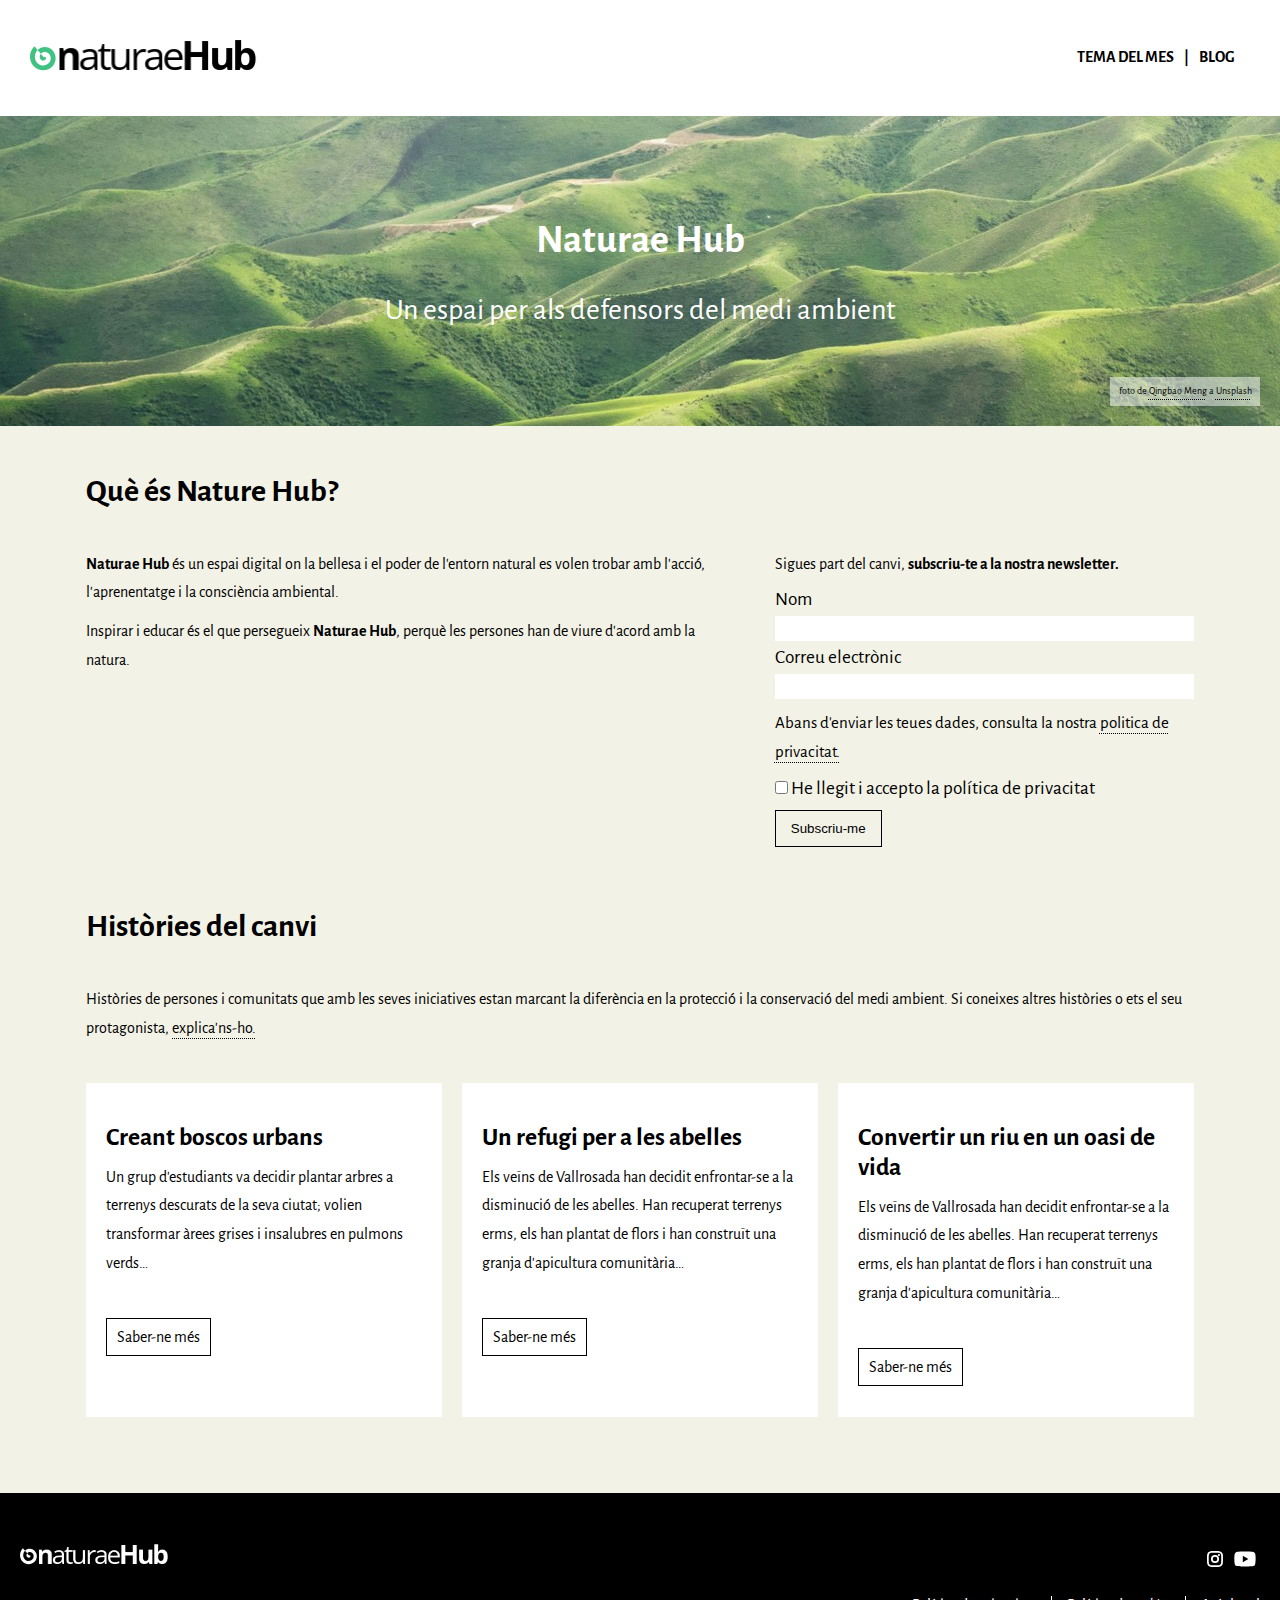
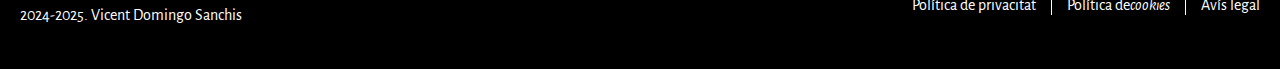
<file: index.html>
<!DOCTYPE html>
<html lang="ca">
    <head>
        <meta charset="UTF-8">
        <meta name="viewport" content="width=device-width, initial-scale=1.0">
        <title>Naturae Hub</title>
        <meta name="description" content="espai digital de bellesa i d'acció, aprenentatge i consciència ambiental">
        <link rel="preconnect" href="https://fonts.googleapis.com">
        <link rel="preconnect" href="https://fonts.gstatic.com" crossorigin>
        <link href="https://fonts.googleapis.com/css2?family=Alegreya+Sans:ital,wght@0,400;0,700;1,400;1,700&display=swap" rel="stylesheet">
        <link rel="icon" href="./img/favicon.png">
        <link rel="stylesheet" href="./css/estils.css">
    </head>
    <body>
        <header>
            <nav>
                <a href="index.html"><img src="./img/logotip.svg" alt="logotip del projecte naturae Hub"></a>
                <ul>
                    <li><a href="tema-del-mes.html">TEMA DEL MES</a></li>
                    <li><a href="blog.html"> BLOG</a></li>
                </ul> 
            </nav>
        </header>
        <main>
            <div class="titol-index">
                <h1>Naturae Hub</h1>
                <p>Un espai per als defensors del medi ambient</p> 
                <p class="baix-dreta">foto de <a href="https://unsplash.com/@ideasboom?utm_content=creditCopyText&utm_medium=referral&utm_source=unsplash">Qingbao Meng</a>  a <a href="https://unsplash.com/photos/birds-eye-view-photograph-of-green-mountains-01_igFr7hd4?utm_content=creditCopyText&utm_medium=referral&utm_source=unsplash">Unsplash</a> </p>
            </div>
        
            <div class="container">
                <section>
                    <h2 class="h2-index">
                        Què és Nature Hub?
                    </h2>
                    <div class="flex-desktop-index">
                        <div class="caixadesktopindex">
                            <p>
                                <b>Naturae Hub</b> és un espai digital on la bellesa i el poder de l'entorn natural es volen trobar amb l'acció, l'aprenentatge i la consciència ambiental.
                            </p>
                            <p>
                                Inspirar i educar és el que persegueix <b>Naturae Hub</b>, perquè les persones han de viure d'acord amb la natura.
                            </p> 
                        </div>
                        
                        <div class="caixadesktopindex">
                            <p>
                            Sigues part del canvi, <b>subscriu-te a la nostra newsletter.</b>
                            </p>
                            <form action="#" method="post">
                                <div class="input">
                                    <label for="nom">Nom</label>
                                    <input type="text" name="nom" id="nom">
                                    <label for="email">Correu electrònic</label>
                                    <input type="email" id="email" name="email" required>
                                    <p>
                                        Abans d'enviar les teues dades, consulta la nostra <a href="#">politica de privacitat.</a>
                                    </p>
                                </div>
                                <input type="checkbox" id="agree" name="accept-privacy" required>
                                <label for="agree">
                                    He llegit i accepto la política de privacitat
                                </label> 
                                <button type="submit">
                                    Subscriu-me
                                </button>
                            </form>
                        </div>
                    </div>
                </section>
                <section>
                    <h2 class="h2-index">Històries del canvi</h2>
                    <p>Històries de persones i comunitats que amb les seves iniciatives estan marcant la diferència en la protecció i la        conservació del medi ambient. Si coneixes altres històries o ets el seu protagonista, <a href="histories@naturaehub.org">explica'ns-ho.</a>
                    </p>
                    <div class="flexcaixes">
                        <div class="caixa">
                            <h3 class="h3index"><a href="#">Creant boscos urbans</a></h3>
                            <p>Un grup d'estudiants va decidir plantar arbres a terrenys descurats de la seva ciutat; volien transformar àrees grises i insalubres en pulmons verds…</p>
                            <a href="">Saber-ne més</a>
                        </div>
                        <div class="caixa">
                            <h3 class="h3index"><a href="#">Un refugi per a les abelles</a></h3>
                            <p>Els veïns de Vallrosada han decidit enfrontar-se a la disminució de les abelles. Han recuperat terrenys erms, els han plantat de flors i han construït una granja d'apicultura comunitària…</p>
                            <a href="">Saber-ne més</a>
                        </div>
                        <div class="caixa">
                            <h3 class="h3index"><a href="#">Convertir un riu en un oasi de vida</a></h3>
                            <p>Els veïns de Vallrosada han decidit enfrontar-se a la disminució de les abelles. Han recuperat terrenys erms, els han plantat de flors i han construït una granja d'apicultura comunitària…</p>
                            <a href="">Saber-ne més</a>
                        </div>
                    </div>
                </section>
            </div>    
        </main>
        <footer>
            <div>
               <img src="./img/logotip-n.svg" alt="Logotip del projecte Naturae Hube en negatiu" class="footer-img">
                <p>
                    2024-2025. Vicent Domingo Sanchis
                </p>
            </div>
            <div>
                <div class="social">
                    <a href="#"><img src="./img/instagram.svg" alt="Instagram"></a>
                    <a href="#"><img src="./img/youtube.svg" alt="Youtube"></a> 
                </div>
                
                <ul>
                    <li><a href="">Política de privacitat</a></li>
                    <li><a href="">Política de<i lang="en">cookies</i></a></li>
                    <li><a href="">Avís legal</a></li>
                </ul>
            </div>
        </footer>
    </body>
</html>
</file>
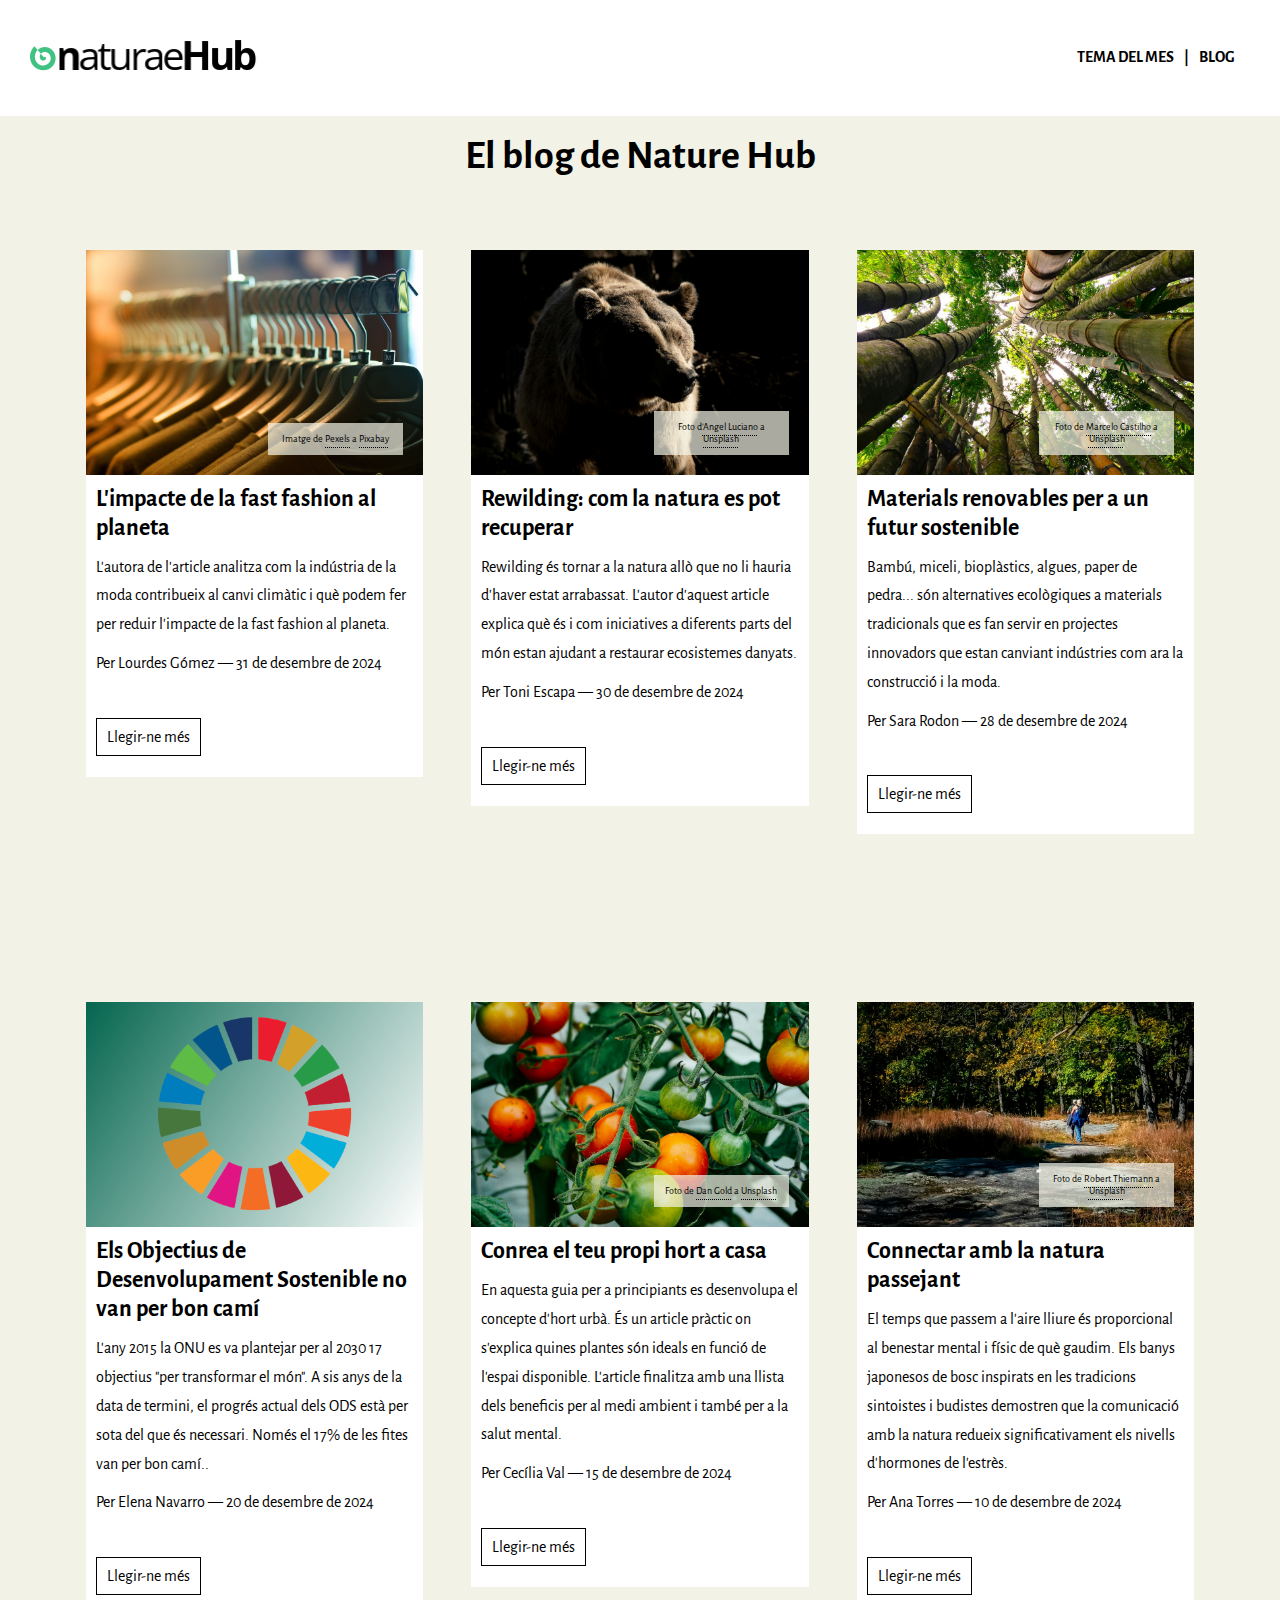
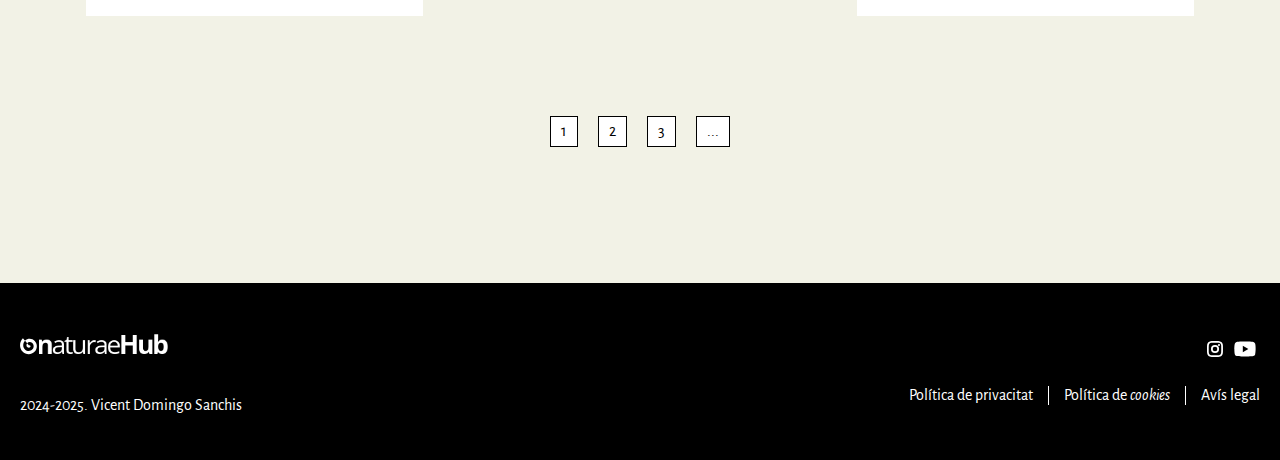
<file: blog.html>
<!DOCTYPE html>
<html lang="ca">
<head>
    <meta charset="UTF-8">
    <meta name="viewport" content="width=device-width, initial-scale=1.0">
    <title>El blog de Naturae Hub</title>
    <meta name="description" content="diferents articles per conscienciar la societat respecte al mediambient">
    <link rel="preconnect" href="https://fonts.googleapis.com">
    <link rel="preconnect" href="https://fonts.gstatic.com" crossorigin>
    <link href="https://fonts.googleapis.com/css2?family=Alegreya+Sans:ital,wght@0,400;0,700;1,400;1,700&display=swap" rel="stylesheet">
    <link rel="icon" href="./img/favicon.png">
    <link rel="stylesheet" href="./css/estils.css">
</head>
<body>
    <header>
        <nav>
            <a href="index.html"><img src="./img/logotip.svg" alt=""></a>
            <ul>
                <li><a href="tema-del-mes.html">TEMA DEL MES</a></li>
                <li><a href="blog.html">BLOG</a></li>
            </ul> 
        </nav>
    </header>
    <main class="container">
        <h1 class="h1blog">
            El blog de Nature Hub
        </h1>
        <div class="container-grid-blog">
            <article class="div-blog">
                <figure class="imatgeblog">
                    <img src="./img/blog-fast-fashion.jpg" alt="roba colgada en perxes">
                    <figcaption>
                        Imatge de <a href="https://pixabay.com/es/users/pexels-2286921/?utm_source=link-attribution&utm_medium=referral&utm_campaign=image&utm_content=1834650">Pexels</a> a <a href="https://pixabay.com/es//?utm_source=link-attribution&utm_medium=referral&utm_campaign=image&utm_content=1834650">Pixabay</a>
                    </figcaption>
                </figure>
                <div class="fonsblancblog">
                    <h2>
                        <a href="post.html">
                        L'impacte de la fast fashion al planeta</a>
                    </h2>
                    <p>
                        L'autora de l'article analitza com la indústria de la moda contribueix al canvi climàtic i què podem fer per reduir l'impacte de la fast fashion al planeta.
                    </p>
                    <p>
                        Per Lourdes Gómez — 31 de desembre de 2024
                    </p>
                    <a href="#" class="boto-blog">Llegir-ne més</a> 
                </div>
            </article>
            <article class="div-blog">
                <figure class="imatgeblog">
                    <img src="./img/blog-os.jpg" alt="os a la natura">
                    <figcaption>
                        Foto d'<a href="https://unsplash.com/@roaming_angel?utm_content=creditCopyText&utm_medium=referral&utm_source=unsplash">Angel Luciano</a> a <a href="https://unsplash.com/photos/brown-grizzly-bear-crawling-in-the-woods-kNeWMuetKrY?utm_content=creditCopyText&utm_medium=referral&utm_source=unsplash
                        ">Unsplash</a>
                    </figcaption>
                </figure>
                <div class="fonsblancblog">
                    <h2>
                        <a href="#">
                            Rewilding: com la natura es pot recuperar</a>
                    </h2>
                    <p>
                        Rewilding és tornar a la natura allò que no li hauria d'haver estat arrabassat. L'autor d'aquest article explica què és i com iniciatives a diferents parts del món estan ajudant a restaurar ecosistemes danyats.
                    </p>
                    <p>
                        Per Toni Escapa — 30 de desembre de 2024
                    </p>
                    <a href="#" class="boto-blog">Llegir-ne més</a> 
                </div>
            </article>
            <article class="div-blog">
                <figure class="imatgeblog">
                    <img src="./img/blog-bambu.jpg" alt="bosc de bambu">
                    <figcaption>
                        Foto de <a href="https://unsplash.com/@marcelac61?utm_content=creditCopyText&utm_medium=referral&utm_source=unsplash">Marcelo Castilho</a> a <a href="https://unsplash.com/photos/a-group-of-tall-bamboo-trees-in-a-forest-58V7w40BE6g?utm_content=creditCopyText&utm_medium=referral&utm_source=unsplash">Unsplash</a>
                    </figcaption>
                </figure>
                <div class="fonsblancblog">
                    <h2>
                        <a href="#">
                            Materials renovables per a un futur sostenible</a>
                    </h2>
                    <p>
                        Bambú, miceli, bioplàstics, algues, paper de pedra... són alternatives ecològiques a materials tradicionals que es fan servir en projectes innovadors que estan canviant indústries com ara la construcció i la moda.
                    </p>
                    <p>
                        Per Sara Rodon — 28 de desembre de 2024
                    </p>
                    <a href="#" class="boto-blog">Llegir-ne més</a> 
                </div>
            </article>
            <article class="div-blog">
                <figure class="imatgeblog">
                    <img src="./img/blog-ods.png" alt="cercle sobre els objectius de desenvolupament sostenible">
                </figure>
                <div class="fonsblancblog">
                    <h2>
                        <a href="#">
                            Els Objectius de Desenvolupament Sostenible no van per bon camí</a>
                    </h2>
                    <p>
                        L'any 2015 la ONU es va plantejar per al 2030 17 objectius "per transformar el món". A sis anys de la data de termini, el progrés actual dels ODS està per sota del que és necessari. Només el 17% de les fites van per bon camí..
                    </p>
                    <p>
                        Per Elena Navarro — 20 de desembre de 2024
                    </p>
                    <a href="#" class="boto-blog">Llegir-ne més</a> 
                </div>
            </article>
            <article class="div-blog">
                <figure class="imatgeblog">
                    <img src="./img/blog-hort.jpg" alt="hort de tomaques">
                    <figcaption>
                        Foto de <a href="https://unsplash.com/@danielcgold?utm_content=creditCopyText&utm_medium=referral&utm_source=unsplash">Dan Gold</a> a <a href="https://unsplash.com/photos/tomatoes-hanging-on-tomato-plant-4LiUI-Y2mI8?utm_content=creditCopyText&utm_medium=referral&utm_source=unsplash">Unsplash</a>
                    </figcaption>
                </figure>
                <div class="fonsblancblog">
                    <h2>
                        <a href="#">
                            Conrea el teu propi hort a casa</a>
                    </h2>
                    <p>
                        En aquesta guia per a principiants es desenvolupa el concepte d'hort urbà. És un article pràctic on s'explica quines plantes són ideals en funció de l'espai disponible. L'article finalitza amb una llista dels beneficis per al medi ambient i també per a la salut mental.
                    </p>
                    <p>
                        Per Cecília Val — 15 de desembre de 2024
                    </p>
                    <a href="#" class="boto-blog">Llegir-ne més</a> 
                </div>
            </article>
            <article class="div-blog">
                <figure class="imatgeblog">
                    <img src="./img/blog-caminar.jpg" alt="gent passejat per la natura">
                    <figcaption>
                        Foto de <a href="https://unsplash.com/@rthiemann?utm_content=creditCopyText&utm_medium=referral&utm_source=unsplash">Robert Thiemann</a> a <a href="https://unsplash.com/photos/2-person-walking-on-road-between-green-trees-during-daytime-3bYUmYV397E?utm_content=creditCopyText&utm_medium=referral&utm_source=unsplash">Unsplash</a>
                    </figcaption>
                </figure>
                <div class="fonsblancblog">
                    <h2>
                        <a href="#">
                            Connectar amb la natura passejant</a>
                    </h2>
                    <p>
                        El temps que passem a l'aire lliure és proporcional al benestar mental i físic de què gaudim. Els banys japonesos de bosc inspirats en les tradicions sintoistes i budistes demostren que la comunicació amb la natura redueix significativament els nivells d'hormones de l'estrès.
                    </p>
                    <p>
                        Per Ana Torres — 10 de desembre de 2024
                    </p>
                    <a href="#" class="boto-blog">Llegir-ne més</a> 
                </div>
            </article>
        </div>
        <ul class="llista-blog">
            <li>1</li>
            <li>2</li>
            <li>3</li>
            <li>...</li>
        </ul>
    </main>
    <footer>
        <div>
           <img src="./img/logotip-n.svg" alt="" class="footer-img">
            <p>2024-2025. Vicent Domingo Sanchis</p>
        </div>
        <div>
            <div class="social">
                <a href="#"><img src="./img/instagram.svg" alt=""></a>
                <a href="#"><img src="./img/youtube.svg" alt=""></a> 
            </div>
            <ul>
                <li><a href="">Política de privacitat</a></li>
                <li><a href="">Política de <i lang="en">cookies</i></a></li>
                <li><a href="">Avís legal</a></li>
            </ul>
        </div>
    </footer>
</body>
</html>
</file>
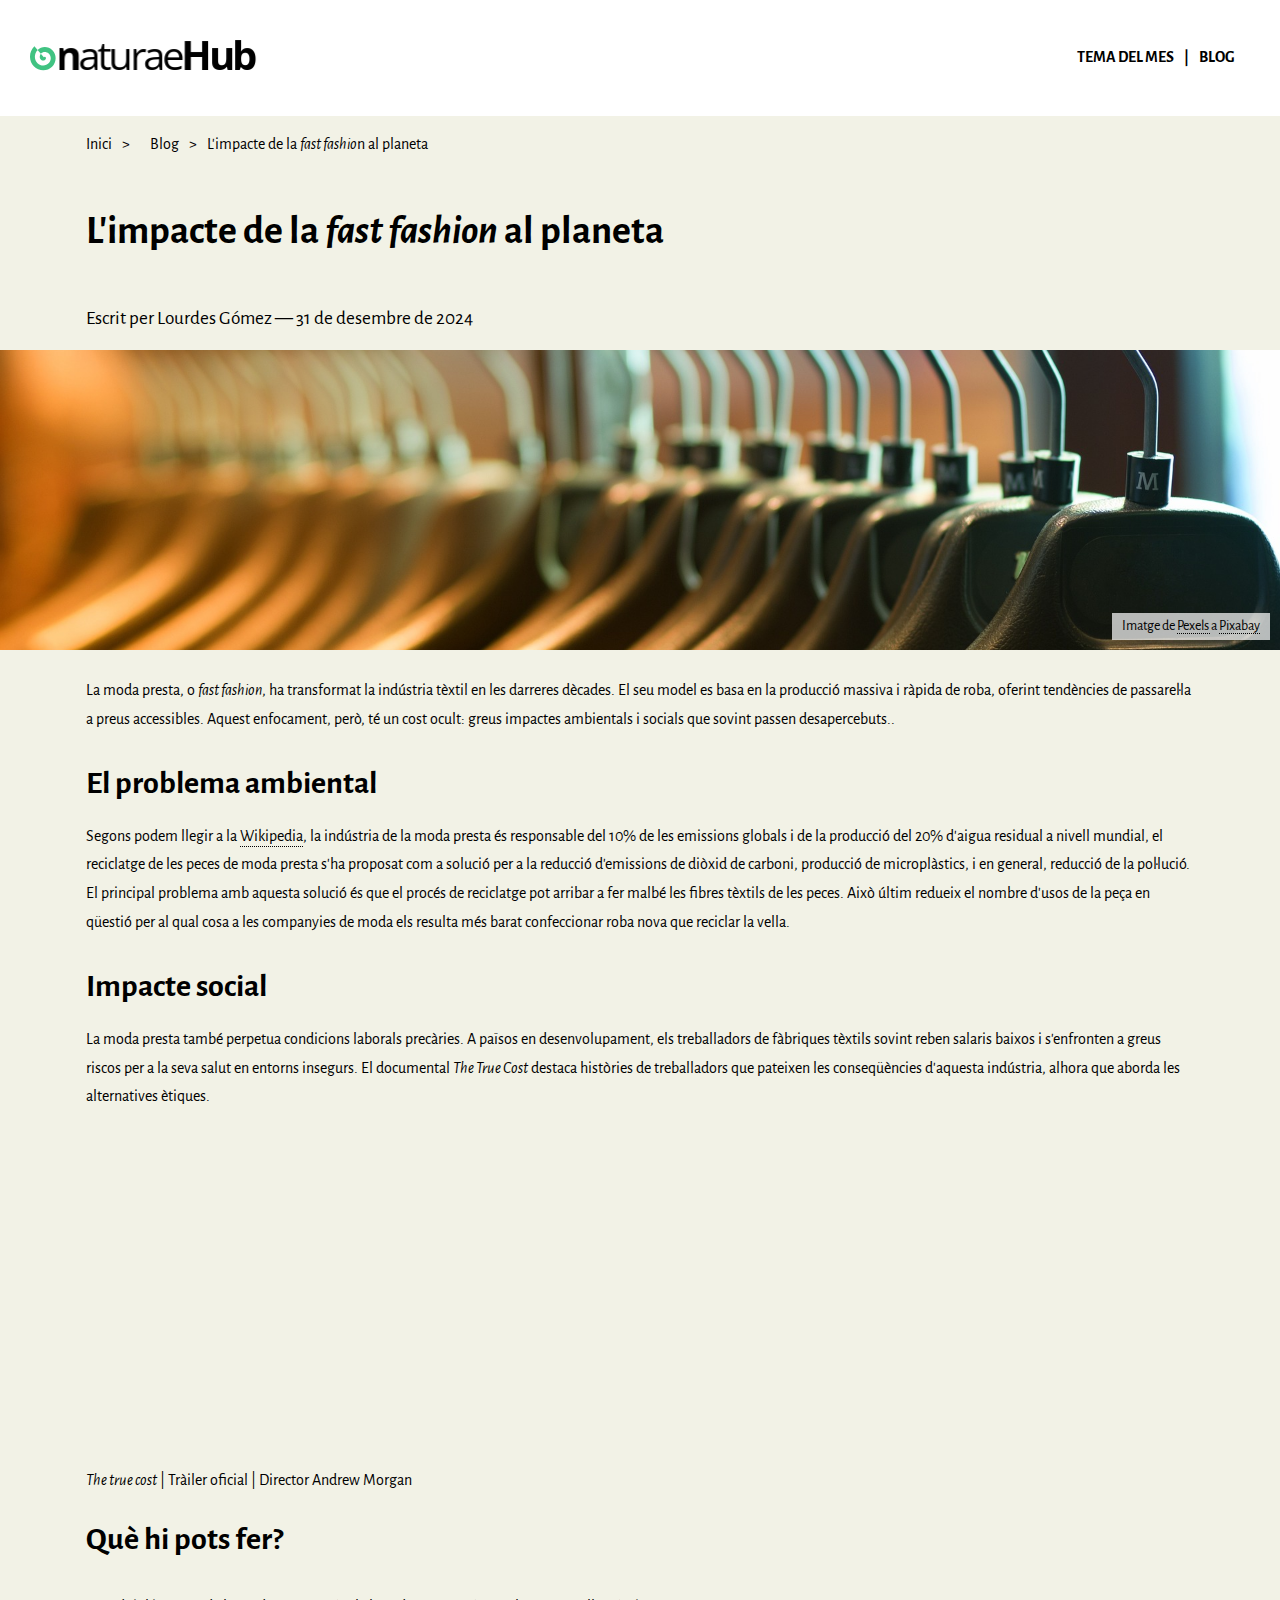
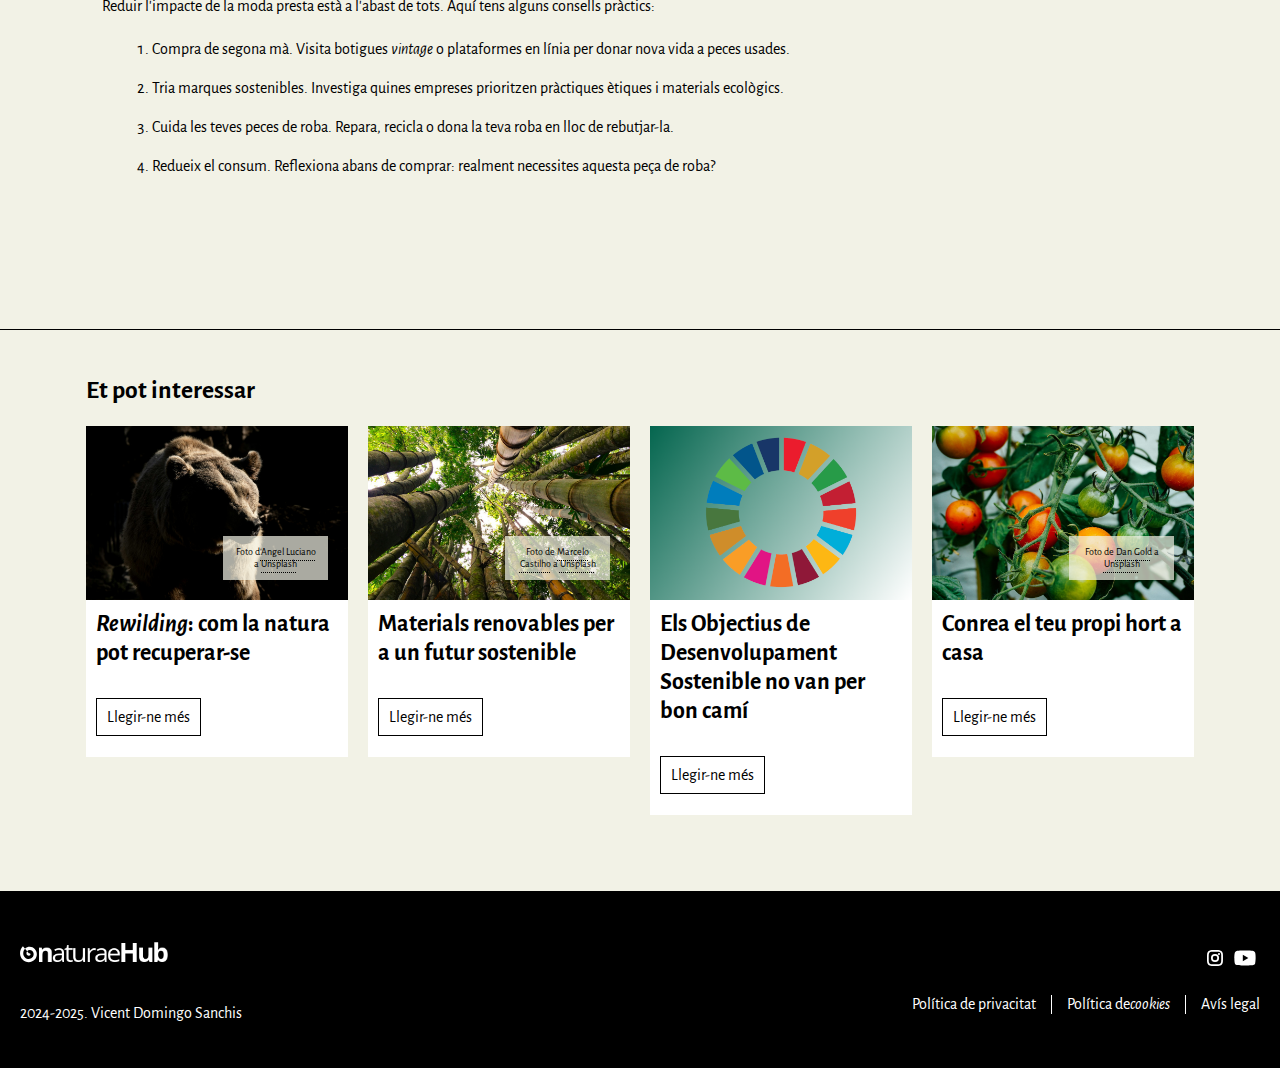
<file: post.html>
<!DOCTYPE html>
<html lang="ca">
<head>
    <meta charset="UTF-8">
    <meta name="viewport" content="width=device-width, initial-scale=1.0">
    <title>La fast fashion i el seu impacte</title>
    <meta name="description" content="diferents articles sobre les indústries que més contaminen. Quin és el seu impacte ambiental i que en podem fer ">
    <link rel="preconnect" href="https://fonts.googleapis.com">
    <link rel="preconnect" href="https://fonts.gstatic.com" crossorigin>
    <link href="https://fonts.googleapis.com/css2?family=Alegreya+Sans:ital,wght@0,400;0,700;1,400;1,700&display=swap" rel="stylesheet">
    <link rel="icon" href="./img/favicon.png">
    <link rel="stylesheet" href="./css/estils.css">
</head>
<body>
    <header>
        <nav>
            <a href="index.html"><img src="./img/logotip.svg" alt=""></a>
            <ul>
                <li><a href="tema-del-mes.html"> TEMA DEL MES</a></li>
                <li><a href="blog.html">BLOG</a></li>
            </ul> 
        </nav>
    </header>
    <main>
        <div class="container">
             <nav class="nav-post" aria-label="breadcrumb">
                <ul class="ruta-post">
                    <li class="post-ruta"><a href="index.html">Inici</a></li>
                    <li class="post-ruta"><a href="blog.html">Blog</a></li>
                    <li class="post-ruta"><a href="#">L'impacte de la <i lang="en">fast fashio</i>n al planeta</a></li>
                </ul> 
            </nav>
            <article>
                <h1 class="h1post">
                L'impacte de la <i lang="en">fast fashion</i> al planeta 
                </h1>
                <p class="h1paragraf"> 
                Escrit per Lourdes Gómez — 31 de desembre de 2024
                </p>
                </div>
                <div class="foto-post">
                    <div class="peu-text">Imatge de 
                        <a href="https://pixabay.com/es/users/pexels-2286921/?utm_source=link-attribution&utm_medium=referral&utm_campaign=image&utm_content=1834650">
                        Pexels
                        </a> a <a href="https://pixabay.com/es//?utm_source=link-attribution&utm_medium=referral&utm_campaign=image&utm_content=1834650">
                        Pixabay</a>
                    </div>
                </div>
                <div class="container">
                    <p>
                        La moda presta, o <i lang="en">fast fashion</i>, ha transformat la indústria tèxtil en les darreres dècades. El seu model es basa en la producció massiva i ràpida de roba, oferint tendències de passarel·la a preus accessibles. Aquest enfocament, però, té un cost ocult: greus impactes ambientals i socials que sovint passen desapercebuts..
                    </p> 
                    <h2 class="h2post">
                        El problema ambiental
                    </h2>
                    <p>
                        Segons podem llegir a la <a href="https://es.wikipedia.org/wiki/Moda_pronta">Wikipedia</a>, la indústria de la moda presta és responsable del 10% de les emissions globals i de la producció del 20% d'aigua residual a nivell mundial, el reciclatge de les peces de moda presta s'ha proposat com a solució per a la reducció d'emissions de diòxid de carboni, producció de microplàstics, i en general, reducció de la pol·lució. El principal problema amb aquesta solució és que el procés de reciclatge pot arribar a fer malbé les fibres tèxtils de les peces. Això últim redueix el nombre d'usos de la peça en qüestió per al qual cosa a les companyies de moda els resulta més barat confeccionar roba nova que reciclar la vella.
                    </p>
                    <h2 class="h2post">
                        Impacte social
                    </h2>
                    <p>
                        La moda presta també perpetua condicions laborals precàries. A països en desenvolupament, els treballadors de fàbriques tèxtils sovint reben salaris baixos i s'enfronten a greus riscos per a la seva salut en entorns insegurs. El documental <i lang="en">The True Cost</i> destaca històries de treballadors que pateixen les conseqüències d'aquesta indústria, alhora que aborda les alternatives ètiques.
                    </p>
                    <figure>
                        <div class="container-video">
                            <iframe width="560" height="315" src="https://www.youtube.com/embed/OaGp5_Sfbss?si=xlmNfHKyK4TuSYyI" title="YouTube video player" frameborder="0" allow="accelerometer; autoplay; clipboard-write; encrypted-media; gyroscope; picture-in-picture; web-share" referrerpolicy="strict-origin-when-cross-origin" allowfullscreen></iframe>
                        </div>
                        <figcaption>
                            <i lang="en">The true cost</i> | Tràiler oficial | Director Andrew Morgan
                        </figcaption>
                    </figure>
                    <h2 class="h2post">
                        Què hi pots fer?
                    </h2>
                    <ol class="container">
                            Reduir l'impacte de la moda presta està a l'abast de tots. Aquí tens alguns consells pràctics:
                        <li>
                            Compra de segona mà. Visita botigues <i lang="fr">vintage</i> o plataformes en línia per donar nova vida a peces usades.
                        </li>
                        <li>
                            Tria marques sostenibles. Investiga quines empreses prioritzen pràctiques ètiques i materials ecològics.
                        </li>
                        <li>
                            Cuida les teves peces de roba. Repara, recicla o dona la teva roba en lloc de rebutjar-la.
                        </li>
                        <li>
                            Redueix el consum. Reflexiona abans de comprar: realment necessites aquesta peça de roba?
                        </li>
                    </ol>
                </div>
            </article>    
        </div>
        <aside>
            <div class="container">
                <h3 class="h3post">
                    Et pot interessar
                </h3>
                <div class="flexcontainerpost">
                    <div class="caixa1-flexpost">
                        <figure class="imatgeblog">
                            <img src="./img/blog-os.jpg" alt="os a la natura">
                            <figcaption>
                                Foto d'<a href="https://unsplash.com/@roaming_angel?utm_content=creditCopyText&utm_medium=referral&utm_source=unsplash">Angel Luciano</a> a <a href="https://unsplash.com/photos/brown-grizzly-bear-crawling-in-the-woods-kNeWMuetKrY?utm_content=creditCopyText&utm_medium=referral&utm_source=unsplash
                                ">Unsplash</a>
                            </figcaption>
                        </figure>
                        <section class="fonsblancblog">
                            <h2 class="h2postinteressar">
                                <a href="#">
                                    <i lang="en">Rewilding</i>: com la natura pot recuperar-se</a>
                            </h2>
                            <a href="#" class="boto-blog">Llegir-ne més</a> 
                        </section>
                    </div>
                    <div class="caixa1-flexpost">
                        <figure class="imatgeblog">
                            <img src="./img/blog-bambu.jpg" alt="bosc de bambu">
                            <figcaption>
                                Foto de <a href="https://unsplash.com/@marcelac61?utm_content=creditCopyText&utm_medium=referral&utm_source=unsplash">Marcelo Castilho</a> a <a href="https://unsplash.com/photos/a-group-of-tall-bamboo-trees-in-a-forest-58V7w40BE6g?utm_content=creditCopyText&utm_medium=referral&utm_source=unsplash">Unsplash</a>
                            </figcaption>
                        </figure>
                        <section class="fonsblancblog">
                            <h2 class="h2postinteressar">
                                <a href="#">
                                    Materials renovables per a un futur sostenible</a>
                            </h2>
                            <a href="#" class="boto-blog">Llegir-ne més</a> 
                        </section>
                    </div>
                    <div class="caixa1-flexpost">
                        <figure class="imatgeblog">
                            <img src="./img/blog-ods.png" alt="roda dels objectius de desenvolupament sostenible">
                        </figure>
                        <section class="fonsblancblog">
                            <h2 class="h2postinteressar">
                                <a href="#">
                                    Els Objectius de Desenvolupament Sostenible no van per bon camí</a>
                            </h2>
                            <a href="#" class="boto-blog">Llegir-ne més</a> 
                        </section>
                    </div>
                    <div class="caixa1-flexpost">
                        <figure class="imatgeblog">
                                <img src="./img/blog-hort.jpg" alt="hort de tomaques">
                            <figcaption>
                                    Foto de <a href="https://unsplash.com/@danielcgold?utm_content=creditCopyText&utm_medium=referral&utm_source=unsplash">Dan Gold</a> a <a href="https://unsplash.com/photos/tomatoes-hanging-on-tomato-plant-4LiUI-Y2mI8?utm_content=creditCopyText&utm_medium=referral&utm_source=unsplash">Unsplash</a>
                            </figcaption>
                        </figure>
                        <section class="fonsblancblog">
                                <h2 class="h2postinteressar">
                                    <a href="#">
                                        Conrea el teu propi hort a casa</a>
                                </h2>
                            <a href="#" class="boto-blog">Llegir-ne més</a> 
                        </section>
                    </div>
                </div>
            </div>
        </aside>
    </main>
    <footer>
        <div>
           <img src="./img/logotip-n.svg" alt="" class="footer-img">
            <p>
                2024-2025. Vicent Domingo Sanchis
            </p>
        </div>
        <div>
            <div class="social">
                <a href="#"><img src="./img/instagram.svg" alt=""></a>
                <a href="#"><img src="./img/youtube.svg" alt=""></a> 
            </div>
            <ul>
                <li><a href="">Política de privacitat</a></li>
                <li><a href="">Política de<i lang="en">cookies</i></a></li>
                <li><a href="">Avís legal</a></li>
            </ul>
        </div>
    </footer>
</body>
</html>
</file>
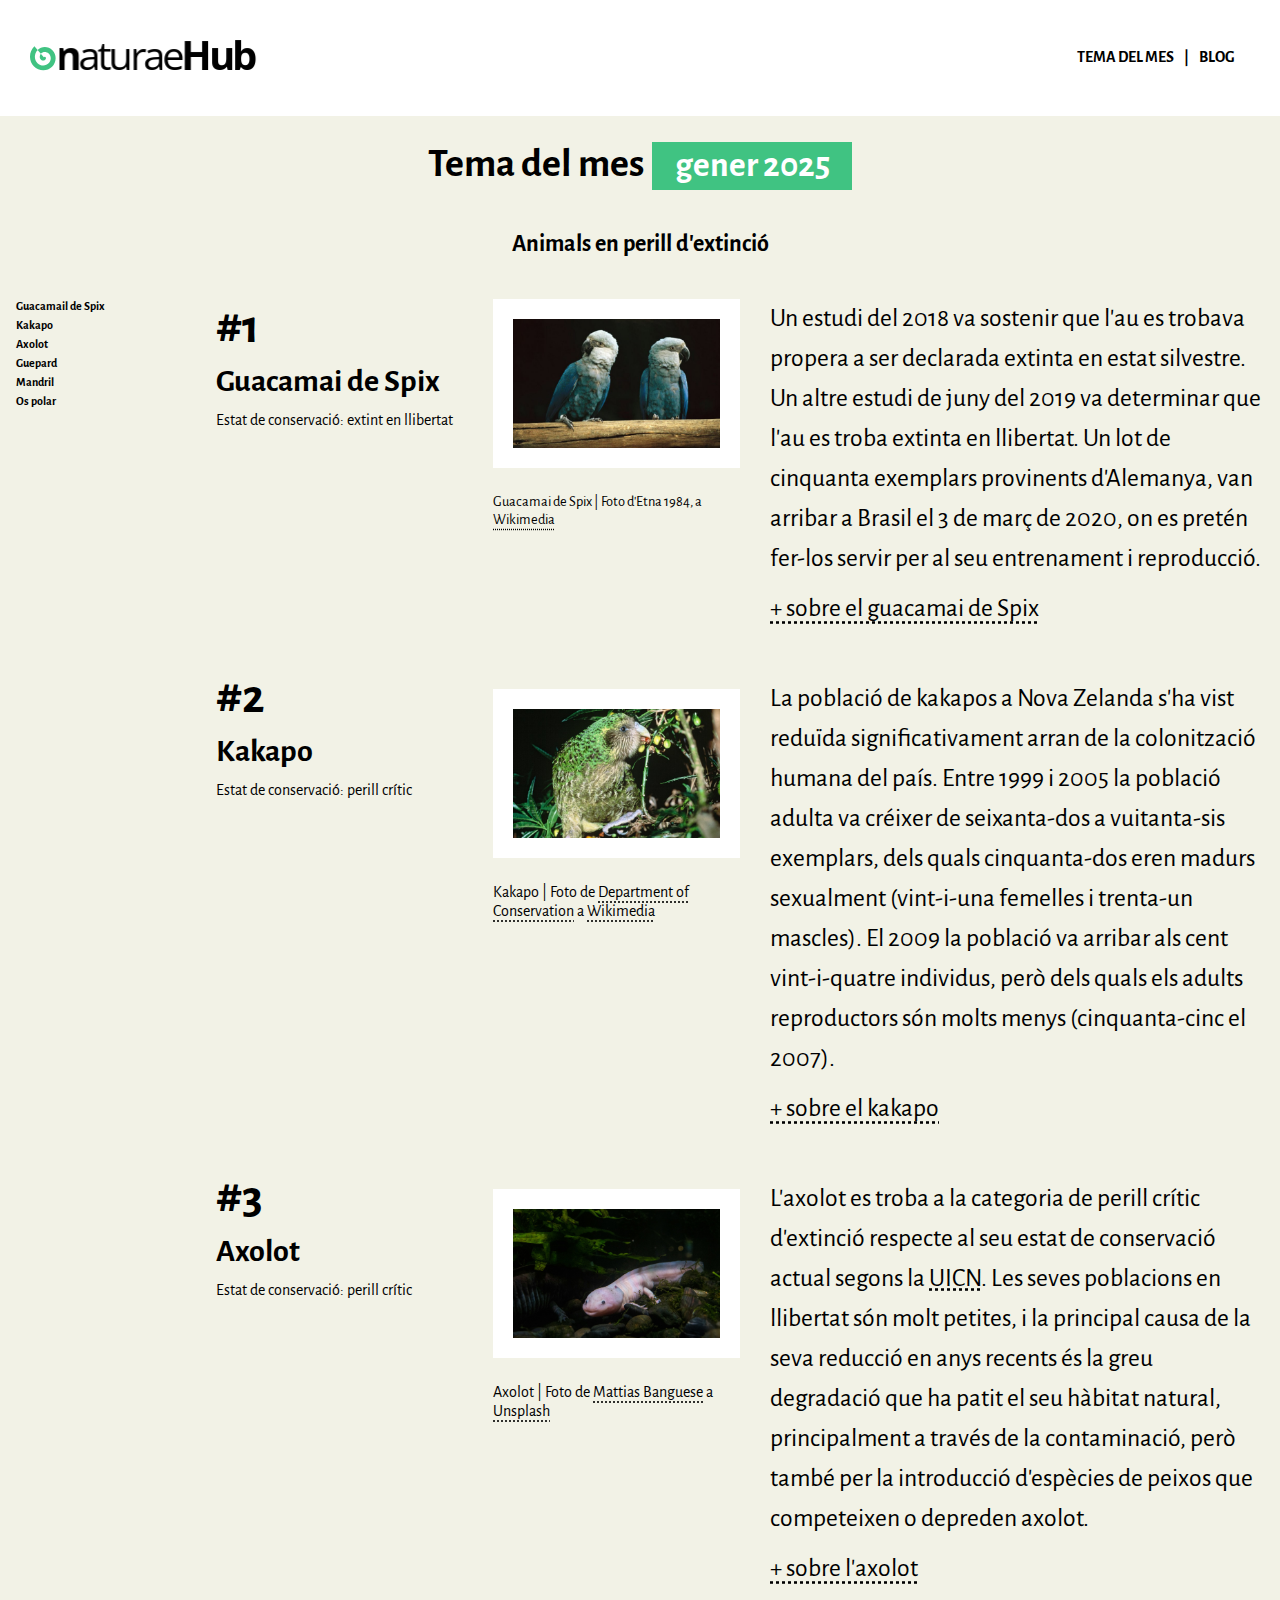
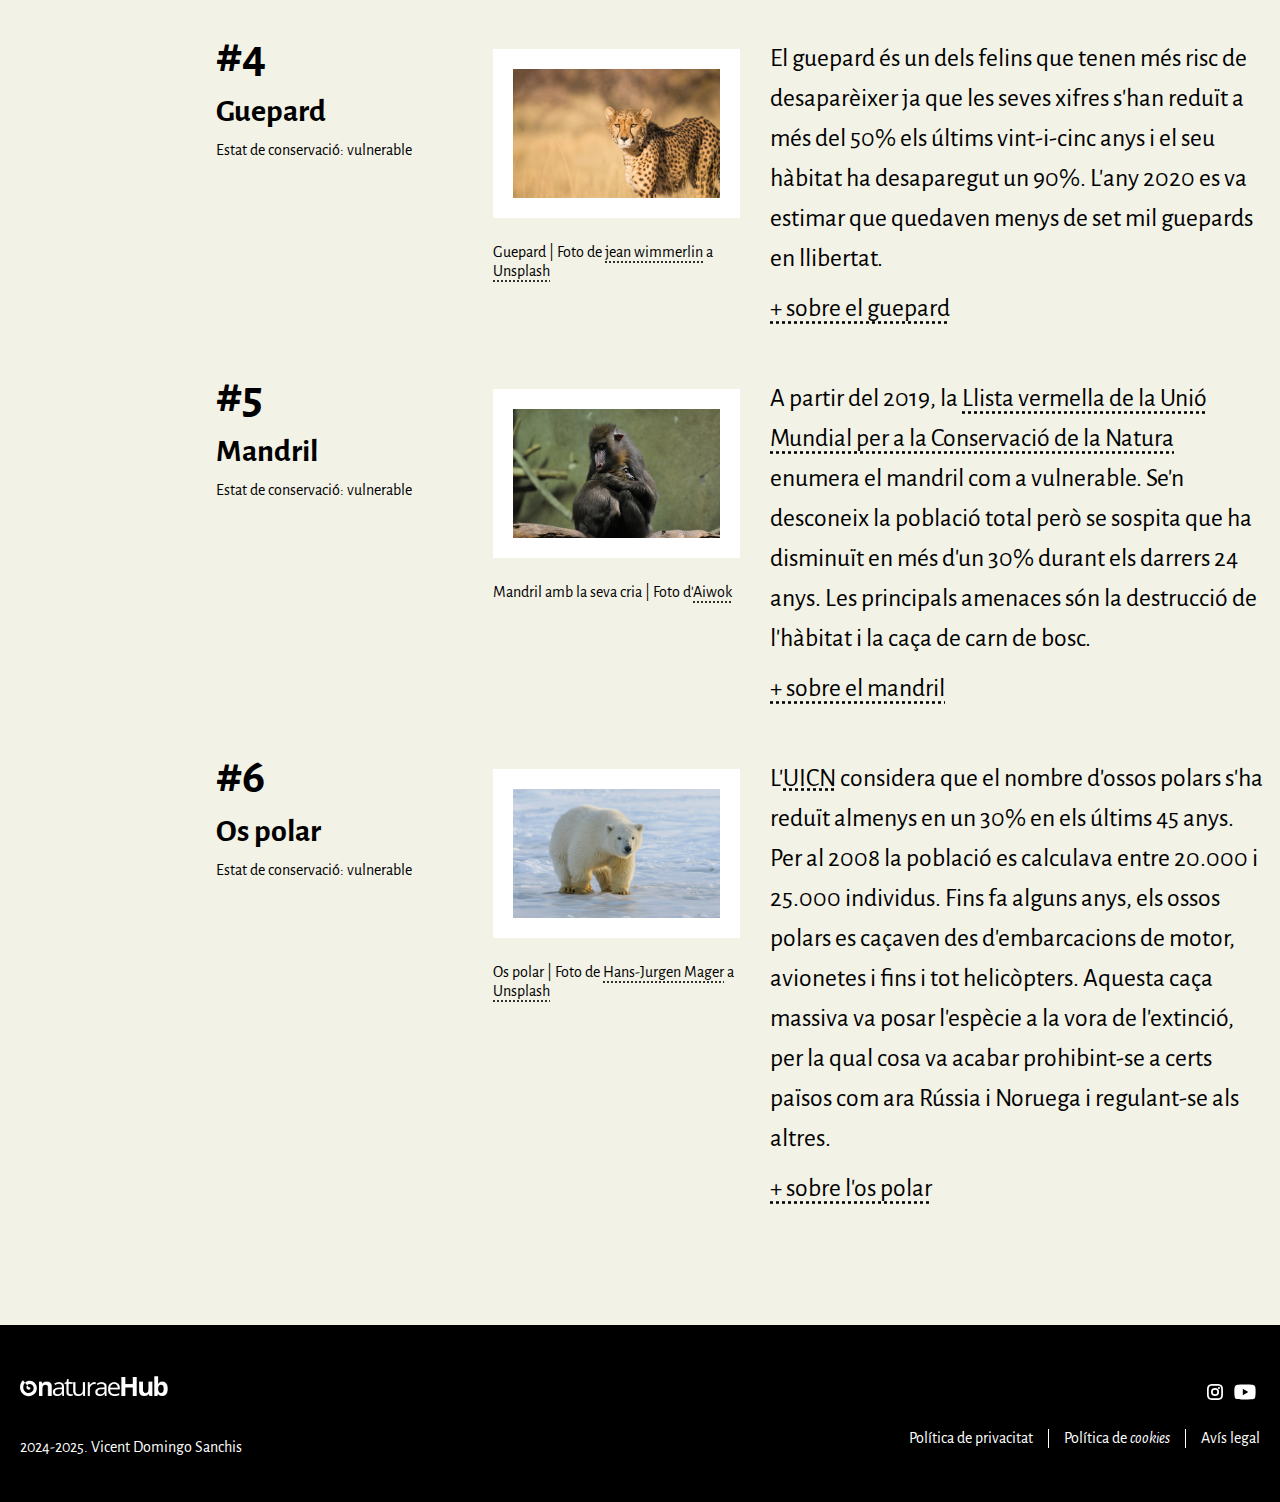
<file: tema-del-mes.html>
<!DOCTYPE html>
<html lang="ca">
<head>
    <meta charset="UTF-8">
    <meta name="viewport" content="width=device-width, initial-scale=1.0">
    <title>Animals en perill d'extinció</title>
    <meta name="description" content="diferents animals en perill d'extinció">
    <link rel="preconnect" href="https://fonts.googleapis.com">
    <link rel="preconnect" href="https://fonts.gstatic.com" crossorigin>
    <link href="https://fonts.googleapis.com/css2?family=Alegreya+Sans:ital,wght@0,400;0,700;1,400;1,700&display=swap" rel="stylesheet">
    <link rel="icon" href="./img/favicon.png">
    <link rel="stylesheet" href="./css/estils.css">
</head>
<body>
    <header>
        <nav>
            <a href="index.html"><img src="./img/logotip.svg" alt=""></a>
            <ul>
                <li><a href="tema-del-mes.html">TEMA DEL MES</a></li>
                <li><a href="blog.html">BLOG</a></li>
            </ul> 
        </nav>
    </header>
    <main class="container tema-mes">
        <div class="mes-titol">
            <div class="titol-mes">
                <h1>Tema del mes</h1>
                <p>gener 2025</p>
            </div>
            <h2 class="h2-temamesextincio">Animals en perill d'extinció </h2>
        </div>
        <div class="wrapper">
                <div class="contenidorflexmes">
                    <div class="llista-mes">
                        <ul class="navbarultemames">
                            <li><a href="#seccio1">Guacamail de Spix</a></li>
                            <li><a href="#seccio2">Kakapo</a></li>
                            <li><a href="#seccio3">Axolot</a></li>
                            <li><a href="#seccio4">Guepard</a></li>
                            <li><a href="#seccio5">Mandril</a></li>
                            <li><a href="#seccio6">Os polar</a></li>
                        </ul> 
                    </div>
                </div>
                <div class="gridcaixes">
                    <div class="caixa-mes">
                        <div>
                            <h2 id="seccio1" class="h2-temames">#1</h2>
                            <p>Guacamai de Spix</p>
                            <p class="paragraf-mes">Estat de conservació: extint en llibertat</p>
                        </div>
                        <figure class="figuretemames">
                            <img src="./img/tema-guacamai-de-spix.jpg"  alt="imatge d'un guacamai">
                            <figcaption>Guacamai de Spix | Foto d'Etna 1984, a<a href="https://commons.wikimedia.org/w/index.php?curid=46256480" target="_blank"> Wikimedia</a></figcaption> 
                        </figure>
                        <div>
                            <p class="textmes">Un estudi del 2018 va sostenir que l'au es trobava propera a ser declarada extinta en estat silvestre. Un altre estudi de juny del 2019 va determinar que l'au es troba extinta en llibertat. Un lot de cinquanta exemplars provinents d'Alemanya, van arribar a Brasil el 3 de març de 2020, on es pretén fer-los servir per al seu entrenament i reproducció.</p>
                            <p><a href="#">+ sobre el guacamai de Spix</a></p>
                        </div>
                    </div>
                    <div class="caixa-mes">
                        <div>
                            <h2 id="seccio2" class="h2-temames">#2</h2>
                            <p>Kakapo</p>
                            <p class="paragraf-mes">Estat de conservació: perill crític
                            </p>
                        </div>
                        <figure>
                            <img src="./img/tema-kakapo.jpg" alt="imatge d'un kakapo">
                            <figcaption>Kakapo | Foto de <a href="https://www.flickr.com/people/40456023@N03" target="_blank">Department of Conservation</a> a <a href="https://commons.wikimedia.org/w/index.php?curid=46968151" target="_blank">Wikimedia</a></figcaption> 
                        </figure>
                        <div>
                        <p>La població de kakapos a Nova Zelanda s'ha vist reduïda significativament arran de la colonització humana del país. Entre 1999 i 2005 la població adulta va créixer de seixanta-dos a vuitanta-sis exemplars, dels quals cinquanta-dos eren madurs sexualment (vint-i-una femelles i trenta-un mascles). El 2009 la població va arribar als cent vint-i-quatre individus, però dels quals els adults reproductors són molts menys (cinquanta-cinc el 2007).</p>
                        <p> <a href="#">+ sobre el kakapo</a></p>
                        </div>
                    </div>
                    <div class="caixa-mes">
                        <div>
                            <h2 id="seccio3" class="h2-temames">#3</h2>
                            <p>Axolot</p>
                            <p class="paragraf-mes">Estat de conservació: perill crític
                            </p>
                        </div>
                        <figure>
                            <img src="./img/tema-axolot.jpg" alt="imatge d'un axolot">
                            <figcaption>Axolot | Foto de <a href="https://unsplash.com/es/@matt80?utm_content=creditCopyText&utm_medium=referral&utm_source=unsplash" target="_blank">Mattias Banguese</a> a <a href="https://unsplash.com/es/fotos/un-animal-blanco-y-negro-tendido-encima-de-las-rocas-2aWsTp5Jt4E?utm_content=creditCopyText&utm_medium=referral&utm_source=unsplash" target="_blank">Unsplash</a></figcaption> 
                        </figure>
                        <div>
                            <p>L'axolot es troba a la categoria de perill crític d'extinció respecte al seu estat de conservació actual segons la <abbr title="Unió Internacional per a la Conservació de la Natura">UICN</abbr>. Les seves poblacions en llibertat són molt petites, i la principal causa de la seva reducció en anys recents és la greu degradació que ha patit el seu hàbitat natural, principalment a través de la contaminació, però també per la introducció d'espècies de peixos que competeixen o depreden axolot.</p>
                            <p> <a href="#">+ sobre l'axolot</a></p>
                        </div>
                    </div>
                    <div class="caixa-mes">
                        <div>
                            <h2 id="seccio4" class="h2-temames">#4</h2>
                            <p>Guepard</p>
                            <p class="paragraf-mes">
                                Estat de conservació: vulnerable
                            </p>
                        </div>
                        <figure>
                            <img src="./img/tema-guepard.jpg" alt="imatge d'un guepard">
                            <figcaption>Guepard | Foto de <a href="https://unsplash.com/es/@jwimmerli?utm_content=creditCopyText&utm_medium=referral&utm_source=unsplash
                                ">jean wimmerlin</a> a <a href="https://unsplash.com/es/fotos/fotografia-de-enfoque-superficial-de-leopardo-U66avewmxJk?utm_content=creditCopyText&utm_medium=referral&utm_source=unsplash">Unsplash</a></figcaption> 
                        </figure>
                        <div>
                            <p>El guepard és un dels felins que tenen més risc de desaparèixer ja que les seves xifres s'han reduït a més del 50% els últims vint-i-cinc anys i el seu hàbitat ha desaparegut un 90%. L'any 2020 es va estimar que quedaven menys de set mil guepards en llibertat.</p>
                            <p> <a href="#">+ sobre el guepard</a></p>
                        </div>
                    </div>
                    <div class="caixa-mes">
                        <div>
                            <h2 id="seccio5" class="h2-temames">#5</h2>
                            <p>Mandril</p>
                            <p class="paragraf-mes">Estat de conservació: vulnerable
                            </p>
                        </div>
                        <figure>
                            <img src="./img/tema-mandril.jpg" alt="imatge d'un mandril">
                            <figcaption>Mandril amb la seva cria | Foto d'<a href="https://commons.wikimedia.org/wiki/User:Aiwok" target="_blank">Aiwok</a></figcaption> 
                        </figure>
                        <div>
                            <p>A partir del 2019, la <a href="https://www.iucnredlist.org/es">Llista vermella de la Unió Mundial per a la Conservació de la Natura</a> enumera el mandril com a vulnerable. Se'n desconeix la població total però se sospita que ha disminuït en més d'un 30% durant els darrers 24 anys. Les principals amenaces són la destrucció de l'hàbitat i la caça de carn de bosc.</p>
                            <p> <a href="#">+ sobre el mandril</a></p>
                        </div>
                    </div>
                    <div class="caixa-mes">
                        <div>
                            <h2 id="seccio6" class="h2-temames">#6</h2>
                            <p>Os polar</p>
                            <p class="paragraf-mes">Estat de conservació: vulnerable
                            </p>
                        </div>
                        <figure>
                            <img src="./img/tema-os-polar.jpg" alt="imatge d'un os polar">
                            <figcaption>Os polar | Foto de <a href="https://unsplash.com/es/@hansjurgen007?utm_content=creditCopyText&utm_medium=referral&utm_source=unsplash" target="_blank">Hans-Jurgen Mager</a> a <a href="https://unsplash.com/es/fotos/oso-polar-en-suelo-cubierto-de-nieve-durante-el-dia-bySoVNCijy4?utm_content=creditCopyText&utm_medium=referral&utm_source=unsplash" target="_blank">Unsplash</a></figcaption> 
                        </figure>
                        <div>
                            <p>L'<abbr title="Unió Internacional per a la Conservació de la Natura">UICN</abbr> considera que el nombre d'ossos polars s'ha reduït almenys en un 30% en els últims 45 anys. Per al 2008 la població es calculava entre 20.000 i 25.000 individus. Fins fa alguns anys, els ossos polars es caçaven des d'embarcacions de motor, avionetes i fins i tot helicòpters. Aquesta caça massiva va posar l'espècie a la vora de l'extinció, per la qual cosa va acabar prohibint-se a certs països com ara Rússia i Noruega i regulant-se als altres.</p>
                            <p> <a href="#">+ sobre l'os polar</a></p>
                        </div>
                    </div>
                </div>
        </div>        
    </main>
    <footer>
        <div>
           <img src="./img/logotip-n.svg" alt="" class="footer-img">
            <p>2024-2025. Vicent Domingo Sanchis</p>
            
        </div>
        <div>
            <div class="social">
                <a href="#"><img src="./img/instagram.svg" alt=""></a>
                <a href="#"><img src="./img/youtube.svg" alt=""></a> 
            </div>
            
            <ul>
            <li><a href="">Política de privacitat</a></li>
            <li><a href="">Política de <i lang="en">cookies</i></a></li>
            <li><a href="">Avís legal</a></li>
        </ul>
        </div>
    </footer>
</body>
</html>
</file>
<file: css/estils.css>
/* Per al programador/dissenyador: la coherencia de les regles s'estructura de més genera, a més específic. Comencem amb estils comuns per a totes les pàgines, i després anem als estils específics de cada pàgina. En estar pensat per a "mobile first", al final de cada pàgina, hi ha els media queries per a tauleta i desktop  */

/* ---------- Estils comuns per a totes les pàgines ----------  */

/* Reset de marges i farcits. Selector universal */
* { 
    margin: 0;
    padding: 0;
}

/* Model de caixa alternatiu a tots els elements. Selector universal. */
*,
*::before,
*::after {
    box-sizing: border-box; /*facilitem el càlcul del tamany dels elements*/
}

/* Estil per al header mobile */
nav ul {
    list-style: none;  /* Llevem de la llista els bullet points que venen per defecte */
    font-weight: 700; /* Fem la font negreta, amb un pes de 700 */
    margin: 15px; /* Afegim 15px d'espai fora de <ul> per separar-ho d'altres elements */
    line-height: 1.6rem; /* Interliniat vertical del text en <ul> elements a 1.6 vegades l'arrel la mida de la font (normalment a 16px) */
} 

header { /* La part superior del web */
    background-color: rgb(255, 255, 255); /* Afegim un background de color blanc fent ús del format RGB com especifica a l'exercici */
    text-align: center; /* Centrem el text */
    padding: 30px; /* Afegim 30px d'espai en tots els cantons */
}

header ul a { /* <a> dins de la llista <ul>, dins de <header> */
    color: rgb(0, 0, 0); /* Color del text negre, fent ús del format RGB */
}

header ul a:hover { /* En passar el cursor sobre l'enllaç */
    color: rgb(64, 195, 130); /* Canvia el color de l'enllaç */
}
 
/* Estil per al footer mobile */
footer {
    background-color:rgb(0, 0, 0); /* Fons del footer a negre */
    color: rgb(255, 255, 255); /* Cambia el color del texto dentro del footer a blanco (RGB: 255, 255, 255) */
    text-align: center; /* Centrem horitzontalment el text i altres elements */
    padding-bottom: 40px; /* Afegirm 40px d'espai intern sols a la part inferior del footer */
}

footer .footer-img {
    width: 150px; /* Ajustem l'ample */
    height: auto; /* Mantemim les proporcions del logotip */
    margin-top: 30px; 
}

footer p { /* Elementos <p> dins del <footer> */
    margin-bottom: 20px; /* Afegim 20px d'espacio baix dels <p> dins del footer */
}

footer img { /* Imatges dins del <footer> */
    padding-bottom: 20px; /* Afegim 20px d'espacio interno baix de les imatges dins del footer */
}

footer a { /* Enllaços (<a>) dins del <footer> */
    color: rgb(255, 255, 255); /* Canviem el color a blanc en format RGB */
}
  
footer a[href="#"]:hover img { /* <img> dins de <a> amb href="#" en passar el cursor sobre elles ( xarxes socials) */
    opacity: 0.7; /* hover, opacitat al 0.7 */
    transition: opacity 0.3s ease; /* Transició suau */
    
}

footer ul li { /* Elementos de llista (<li>) dentro de una lista (<ul>) al footer ( polítiques) */
    padding-bottom: 10px; /* Espai intern inferior */
    list-style: none; /* Eliminem els estils predeterminats de la llista (punts o números) */
}

abbr { /* Etiquetas <abbr>, usades per abreviaturas o acrònims */
    cursor: help; /* Canviem el cursor a senyal d'interrogació en passar sobre la abreviatura */
}

/* Contenidor per a mobile-first */
.container {
    width: 100%; /* El contenidor ocupa el 100% de l'ample disponible */
    max-width: 1140px; /* Als mòbils, no hi ha restricció de max-width */
    padding: 16px; /* Farcit internt */
    margin-left: auto; /* Centra el contenedor horitzontalment */
    margin-right: auto;
    margin-bottom: 60px; /* 60px d'espai baix del contenidor */
}

body { /* Estil per al cos de la pàgina */
    font-family: "Alegreya Sans", serif; /* Font principal "Alegreya Sans" */
    background-color: rgb(242, 242, 230); /* Establim color de fons com indica l'exercici. Tò beige clar */
}

main a { /* Estils als enllaços dins del <main> */
    color: rgb(0, 0, 0); /* Canviem el color del text dels enllaços a negre en format RGB */
}

a { /* Estil global per a tots els enllaços de la pàgina */
    text-decoration: none; /* Eliminem el subratllat predeterminat dels enllaços */
}

p a { /* <a> dins dels paràgrafs (<p>) */
    text-decoration: underline dotted; /* Apliquem un subratllat puntejat */
    text-underline-offset: 0.5px; /* Ajustem la distància del subratllat (5px por baix del text) */
    text-decoration-thickness: 1px; /* Establim el grossor del subratllat */
}

p a:hover { /* Quan l'usuari passa el cursor sobre els enllaços dins dels paràgrafs */
    text-decoration: underline; /* Canvia el subratllat a una línia contínua en passar el cursor */
    color: rgb(0, 0, 0); /* Canvia el color del text a negre */
}

h1 { /* Estil per als encapçalaments de nivell 1 (<h1>) */
    font-size: 40px; /* Establim la mida de la font a 40px */
}

figcaption a { /* Enllaços dins del figcaption */
    text-underline-offset: 5px; /* Ajustem la distància del subratllat (5px por baix del text) */
    text-decoration-thickness: 0.5px; /* Establim el grossor del subratllat */
}

figcaption a:hover { /* Quan l'usuari passa el cursor sobre els enllaços dins dels peus d'imatge */
    text-decoration: underline; /* Canvia el subratllat a una línia contínua en passar el cursor */
    color: rgb(0, 0, 0); /* Canvia el color del text a negre */
}
  
p a[href] { /* Enllaços amb href dins del <p> */
    text-underline-offset: 5px; /* Ajustem la distància del subratllat (5px por baix del text) */
    text-decoration-thickness: 0.5px; /* Establim el grossor del subratllat */
}

p a[href]:hover { 
    text-decoration: underline; /* Canvia el subratllat a una línia contínua en passar el cursor */
    color: rgb(0, 0, 0); /* Canvia el color del text a negre */
}

/* ---------- Estil per a Index ---------- */
.h2-index { /* Ataquem a a tots els elements amb la classe .h2-index */
    font-size: 2rem; /* Mida de la font a 2 rem (relatiu a l'arrel) */
    padding-top: 30px; /* Afegim espacio interno a la part superior */
    padding-bottom: 30px; /* Afegim espacio intern a la part inferior */
}

.h3index {
    font-size: 1.6rem;
}
a:hover {
    color: rgb(64, 195, 130); /* Canvia el color del text d'<a> al verd de les instruccions de format, en fer hover */
}

p {
    font-size: 1rem; /* Mida de la font a 1.2 rem */
    line-height: 1.8rem; /* Interliniat a 1.8 rem per millorar la llegibilitat */
    margin-top: 10px; /* Afegim 10px de marge a la parte superior */
}

.caixa { /* Ataquem tots els elements amb la classe .caixa */
    background-color: rgb(255, 255, 255); /* Color de fons en format rgb */
    color: rgb(0, 0, 0); /* Establim el color del text a negre */
    border:none; /* Llevem la vora de l'element */
    margin-top: 40px; /* Agrega 40px de margen en la parte superior */
    padding: 40px 20px; /* Afegim padding 40px a la part superior i inferior i 20px a la part dreta i esquerra */
}

.caixa > a { /* Ataquem enllaços <a> dins del container .caixa */
    border: 1px solid black; /* Apliquem una vora d'1px de color negre al voltant de l'enllaç */
    padding: 10px; /* 10px d'espacio intern al voltant de l'enllaç */
}

.caixa > a:hover { /* Ataquem <a>, dins de .caixa, en fer hover l'usuari */
    border: 1px solid rgb(64, 195, 130); /* Canvi color de la vora al verd que se'ns demana */
    color: rgb(0, 0, 0); /* Canvi color de text a negre */
}

.caixa p { /* Ataquem als <p> dins del contenidor .caixa */
    margin-bottom: 30px; /* Agrega 30px de margen en la parte inferior de los párrafos */
}

.titol-index { /* Ataca els elements amb la classe .titol-index */
    background-image: url(../img/hero-image-home.jpg); /* Establim la imatge hero per al fons */
    padding:100px 20px; /* Apliquem 100px a part superior i inferior  20px als costats */
    color: rgb(255, 255, 255);  /* Establim el color del text a blanc */
    text-align: center; /* Centrem el text dins de la imatge */
    position: relative; /* Establim la posició relativa, per tal de posicionar el peu de pàgina */
}


.titol-index .baix-dreta { /* Element amb la classe .baix-dreta dins de .titol-index */
    position: absolute; /* Posiciona l'elemento de manera absoluta dins del contenidor */
    bottom: 20px; /* Distància des de baix */
    right: 20px; /* Distància des de la dreta */
    color: rgb(0, 0, 0);; /* Ajustem el color */
    font-size: 10px; /* Ajustem la mida de la font */
    background-color: rgb(255, 255, 255, 0.5); /* Establim el color de fons amb opacitat */
    width: 150px; /* Establim un ample fixe de 150px */
}

.baix-dreta a { /* Enllaços <a> dins de la imatge de fons .baix-dreta */
    text-decoration: underline dotted; /* Apliquem un subratllat puntejat */
}

.titol-index p:first-of-type { /* Ataquem el primer <p> dentro de .titol-index */
    font-size: 30px; /* Mida de la font a 30px */
    padding-top: 20px; /* Afegim 20px de padding a la part superior */
    line-height: 2rem; /* Interliniat a 2rem per a major llebibilitat */
}

form { /* Ataquem l'element <form> */
    margin-top: 10px; /* Afegim 10px de marge superior */
    margin-bottom: 30px; /* Agrega 30px de marge inferior */
}

label {
    font-size: 1.2rem;
}

form p { /* Selecciona los elementos <p> dentro de un formulario */
    font-size: 17px; /* Establece el tamaño de la fuente a 12px */
}

button { /* Ataquem el botó del formulari */
    background-color: transparent; /* Fons transparent */
    padding: 10px 15px; /* 10px de padding dalt/baix i 15px als costats */
    margin-top: 10px; /* 10px de marge superior */
    display: block; /* Establim el botó com a bloc (ocupa tot l'ample disponible */
    border: 1px solid rgb(0, 0, 0);
}

button:hover { /* Estils per la botó en estat hover */
    border: 1px solid rgb(64, 195, 130); /* Apliquem una vora d'1px de color verde */
    cursor: pointer; /* Canvi cursor a punter, indiquem que és clicable */
}

.input input { /* Elements <input> dins del contenidor amb la classe .input */
    width: 100%; /* Establim l'ample del camp d'entrada */
    border: none; /* Eliminem la vora predeterminada */
    height: 25px; /* Establim la altura del camp d'entrada a 25px */
    margin-top: 5px; /* 5px de margen superior */
    margin-bottom: 5px; /* 5px de margen inferior */
}

input + p a { /* Ataquem els enllaços <a> dins de <p> que segueix immediatamente després de <input> */
  text-decoration: underline dotted; /* Apliquem subratllat puntejat a l'enllaç */
}

.input p { /* Elements <p> dins del contenidor amb la classe .input */
    margin-bottom: 10px; /* Marge inferior del paràgraf */

}

input:focus { /* Elements <input> quan aquests es troben en estat de focus, en fer clic dins del camp */
    border: 1px solid rgb(0, 0, 0); /* Apliquem una vora negra d'1px en tenir el camp en estat focus */
    outline: none; /* Llevem la vora predeterminada. Seria una ombra al voltant */
}


@media (min-width: 680px) { /* Fem ús d'aquest media query per al format tauleta. Si l'ample de la interfície és major o igual a 680px */
    .flexcaixes {
        display: flex; /* Establim la el contenidor com a flexbox */
        gap:20px; /* Espai de 20px entre els elements */
    }
    .caixa {
        flex: 1; /* Cada elemento diposa la mateixa amplada proporcional */
    }
    .input input {
        width: 50%; /* L'ample de l'input es del 50% del seu contenidor */
        display: block; /* Cada input com a element block */
    }
}

@media (min-width: 1024px) { /* Fem ús d'aquest media query per al format desktop. Si l'ample de la interfície és major o igual a 1024px */

    nav {
        display: flex; /* Establim el contenidor del nav com a flexbox */
        justify-content: space-between; /* Distribuïm els elements uniformement amb espai entre ells */
        align-items: center; /* Aliniem al centre */
    }

    nav > ul {
        display: flex; /* La llista `<ul>` s'organitza horizontalment */
        
    }

    nav li:first-of-type::after {
        content: "|"; /* Afegim una barra vertical `|` després del primer `<li>` */
        margin-left: 10px;  /* Espai a l'esquerra de la barra */
        margin-right: 10px; /* Espai a la dreta de la barra */
    }

    .flex-desktop-index {
        display: flex; /* Establim el contenidor como un flexbox */
        flex: 1; /* Els elementos interns ocupen l'espai disponible */
        gap:60px; /* Espai entre els elements del contenidor */
    }

    .caixadesktopindex:first-child {
        flex-basis: 60%; /* El primer element agafa el 60% de l'ample del contenedor */
    }

    .caixadesktopindex:last-child {
        flex-basis: 40%; /* L'últim element <form>, ocupa el 40% de l'ample del contenidor */
    }

    .input input {
        width: 100%; /* L'ample de l'input es el 100% del contenidor */
    }

   footer {
    display: flex; /* Disposem el footer com a flexbox */
    justify-content: space-between; /* Distrució dels elements del footer amb un espaci entre ells */
    align-items: center; /* Aliniem verticalment al centre */
    padding: 20px; /* Posem un espacio intern de 20px alvoltant del footer */
    text-align: initial; /* Retablim la alineació de text */
   }

   footer > div > ul {
    display: flex; /* Coloca la llista `<ul>` en una línia horitzontal */
   }

   .social {
    text-align: right; /* Aliniem les icones de les xarxes a la derecha */
   }

   footer > div > ul > li {
    padding: 0 15px; /* Espai entre les línies i el text */
    border-right: 1px solid white; /* Línia vertical blanca */
   }

   footer > div > ul > li:last-of-type {
    padding-right: 0; /* Eliminem l'espacio dret de l'últim `<li>` */
   }

   footer > div > ul > li:last-child {
    border-right: none; /* No apliquem la línia a l'últim <li> */
    }

    .caixa p { /* Ataquem als <p> dins del contenidor .caixa */
        margin-bottom: 50px; /* Agreguem 30px de marge a la part inferior dels paràgrafs */
    }

}

/* ---------- Estil per a Tema del mes ---------- */
.h2-temamesextincio  {
    margin-top: 40px; /* Marge superior de 40px */
    margin-bottom: 40px; /* Marge inferior de 40px */
}

.h2-temames {
    margin-top: 40px; /* Margen superior de 40px */
}

.paragraf-mes {
    margin-bottom: 15px; /* Margen inferior de 15px */
}

.caixa-mes figure img {
    padding: 20px; /* Afegim farcit intern de 20px alvoltant de la imatge dels animals */
    background-color: rgb(255, 255, 255); /* Establim un fondo blanco per a la imatge */
    width: 100%;
}

div.caixa-mes > div:last-child > p {
    font-size: 1.6rem; /* Mida de la font del paràgraf a 1.6rem */
    font-weight: 400; /* Pes de font normal */
    line-height: 40px; /* Definim la altura de línia en 40px per a una millor legibilitat */
}

figure figcaption a {
    text-decoration: underline dotted; /* Posem un subratllat amb punts als enllaços dins del `<figcaption>` */
}

.figuretemames figcaption {
    font-size: 0.9rem; /* Mida de la font del text del `<figcaption>` a 0.9rem */
}

.caixa-mes {
    text-align: left; /* Aliniem el text del contenidor `.caixa-mes` a l'esquerra */
}

.caixa-mes p a {
    text-decoration: underline dotted; /* Apliquem subratllat amb punts als enllaços dins dels paràgrafs de `.caixa-mes` */
}

.caixa-mes h2 {
    font-size: 3rem; /* Establim la mida de la font als encapçalaments `<h2>` de `.caixa-mes` a 3rem */
}

.caixa-mes p:nth-of-type(1) {
    font-size: 2rem; /* Establim la mida de la font del primer paràgraf a 2rem */
    font-weight: 700; /* Pes de la font al primer paràgraf */
}

.llista-mes {
    text-align: center; /* Centrem el text dins del contenidor `.llista-mes` */
}

ul.navbarultemames {
    list-style: none; /* Llevem els estils de llista predeterminats */
    padding: 0; /* Llevem el farcit intern de la llista */
    margin: 0; /* Llevem els marges de la llista */
}

ul.navbarultemames li {
    display: inline-block; /* Posem els elements de llista en una línea horitzontal */
    font-size: 12px; /* Establim la mida de la font dels <li> a 12px */
    font-weight: 700; /* Posem un pes de font  als elements de llista */
}

ul.navbarultemames li:not(:last-child)::after {
    content: "•"; /* Afegim el punt a la barra de navegació dels animals, excepte l'últim animal */
    font-size: 10px; /* Mida del punto a 10px */
    margin-left: 5px; /* Marge esquerra de 5px al punt */
    color: rgb(64, 195, 130) /* Canviem el color del punt al verde de l'exercici (RGB: 64, 195, 130) */
}

.mes-titol {
    text-align: center; /* Centrem el text dins del contenidor `.mes-titol` */
}

.titol-mes > p {
    background-color: rgb(64, 195, 130); /* Posem fons verd a gener2025 (RGB: 64, 195, 130) */
    display: inline-block; /* Fem que ocupe l'espai necessari del paràgraf */
    color: rgb(255, 255, 255); /* Color del text a blanc (RGB: 255, 255, 255) */
    width: 200px; /* Ample fixe de 200px per al paràgraf */
    font-weight: 700; /* Apliquem un pes de la font en negreta */
    font-size: 2.2rem; /* Establem la mida de la font */
    padding: 10px 20px; /* Posem un farcit intern dalt/baix i esquerra/dreta */
}

@media (min-width: 680px) { /* Fem ús d'aquest media query per al format tauleta. Si l'ample de la interfície és major o igual a 680px */

    .titol-mes {
        display: flex; /* Convertim el contenidor en un flexbox */
        justify-content: center; /* Centrem els elements horitzontalment */
        align-items: baseline; /* Aliniem els elements a la línia base del seu contingut */
        gap:.5rem; /* Afegim un espai de 0.5rem entre els elementos */
    }
}

@media (min-width: 1024px) { /* Fem ús d'aquest media query per al format desktop. Si l'ample de la interfície és major o igual a 1024px */

    .container.tema-mes {
        max-width: initial; /* Permet que l'ample màxim del contenidor siga el predeterminat, sense limits */
    }

     .wrapper {
        display: flex; /* Convertim el contenidor en un flexbox per organitzar els elements en línia o columnes */
    }

    .contenidorflexmes {
        display: flex; /* Convertim el contenidor en un flexbox */
        flex: 0 0 200px; /* Ample fixe de 200px */
    }

   ul.navbarultemames li {
    display: block; /* Cada element de la llista en una línia separada */
    text-align: left; /* Aliniem el text dels elements <li> a l'esquerra */
    margin-bottom: 5px; /* Marge inferior de 5px entre els elementos <li> */
   }

   figure.figuretemames {
    margin-top: 0; /* Llevem qualsevol marge superior de l'elemento `<figure>` amb la classe `figuretemames` */
   }

   p.textmes {
    margin-top: 0; /* Llevem el marge superior dels paràgrafs con la classe `textmes` */
    font-size: 16px; /* Establim la mida de la font a 16px */
   }

   .h2-temames {
    margin-top: 0; /* Llevem el marge superior dels elements `<h2>` con la classe `h2-temames` */
    }

    .caixa-mes {
        display: grid; /* Convertim el contenidor en un grid layout */
        grid-template-columns: 1fr 1fr 2fr; /* Definim tres columnes: dos iguals i la tercera més gran */
        grid-gap: 30px; /* Afegim un espai de 30px entre les columnes i les files */
        margin-bottom: 40px; /* Afegim un marge inferior de 40px */
    }

    ul.navbarultemames li:not(:last-child)::after {
        content: ""; /* Llevem el punt verd dels <li> */
    }
}

/* ---------- Estils per a Blog ---------- */
.h1blog {
    text-align: center;
}

.imatgeblog {
    position: relative; /* Posiciona el contingut relativo al contenidor */
    text-align: center; /* Centra el contingut */
  }
  
  .imatgeblog img {
    width: 100%; /* Assegurem que la imatge ocupe l'ample del conenidor */
    height: auto; /* Mantenir les proporcions */
    display: block;
}
  
.imatgeblog figcaption {
    position: absolute; /* Possicionem el peu de text dins de la imatge */
    bottom: 0; /* Col·loquem el peu a la part inferior */
    right: 0; /* Aliniem a la dreta */
    width: 40%; /* Fem que ocupe el 40% */
    background: rgba(242, 242, 230, 0.7); /* Fons semitransparent per millorar la legibilitat */
    padding: 10px; /* Espai intern */
    font-size: 12px;
    text-align: center; /* Centrem el text horitzontalment */
    margin: 20px; /* Allunyem el peu de la imatge per estètica i millorar la lectura */
}

figcaption a:hover {
    color: rgb(0, 0, 0); /* Canvia el color de <a> dins de `<figcaption>` a negre en passar el mouse */
}

a.boto-blog {
    width: 40px; /* Establim un ample fixe de 40px per a l'enllaç amb la classe `boto-blog` */
    border: 1px solid rgb(0, 0, 0); /* Apliquem una vora negra alvoltant de l'enllaç */
    padding: 10px; /* Posem un farcit intern de 10px dins de l'enllaç */
}

a.boto-blog:hover {
    color: rgb(0, 0, 0); /* Canviem el color del text en fer hover sobre l'enllaç */
    border: 1px solid rgb(64, 195, 130);  /* Canviem el color de la vora a verd (RGB: 64, 195, 130), en passar el cursor */
}

.fonsblancblog {
    width: 100%; /* Establim l'ample del contenidor `.fonsblancblog` al 100% del seu contenidor pare */
    background-color: white; /* Definim un fons blanc per al contenidor */
    padding: 10px; /* Afegim un farcit intern en tots els costats de 10px */
    border: 0; /* Llevem qualsevol vora del contenidor */
    margin: 0; /* Llevem qualsevol marge del contenidor */
    padding-bottom: 30px; /* Afegim un farcit inferior de 30px */
}

.fonsblancblog p:last-of-type {
    margin-bottom: 50px; /* Afegim un marge inferior a l'últim paràgraf dins de `.fonsblancblog` */
}

.llista-blog {
    display: flex; /* Fem us de Flexbox per aliniar-los en línia */
    justify-content: center; /* Els centrem horitzontalment */
    padding: 0; /* Eliminem el padding per defecte */
    margin-top: 50px; /* Marge per separar de la resta d'articles*/
    margin-bottom: 60px; 
}

.llista-blog li {
    list-style-type: none; /* Eliminem els bullet points */
    padding: 5px 10px; /* Espai alvoltant de los elementos */
    margin: 0 10px; /* Separación entre los <li> horizontalmente */
    background-color: rgb(255, 255, 255);
    border: 1px solid rgb(0, 0, 0);
}

.llista-blog li:hover {
    background-color: rgb(64, 195, 130); /* Canviem el color del fons dels elements `<li>` en `.llista-blog` al verd del projecte (RGB: 64, 195, 130) en passar el mouse por damunt */
}

.div-blog {
    margin-bottom: 50px; /* Marge inferior de 50px al contenidor `.div-blog` */
    margin-top: 50px; /* Margen superior de 50px al contenidor `.div-blog` */
}

@media (min-width: 680px) { /* Fem ús d'aquest media query per al format tauleta. Si l'ample de la interfície és major o igual a 680px */

    .container-grid-blog {
        display: grid; /* Convertim el contenidor `.container-grid-blog` en un grid layout */
        grid-template-columns: repeat(2, 1fr); /* Creem 2 columnes amb una mida igual d'1fr (una francció de l'espaci disponible) */
        gap: 3rem; /* Afegim un espai de 3rem entre les files i columnes */
    }
}

@media (min-width: 1024px) { /* Fem ús d'aquest media query per al format desktop. Si l'ample de la interfície és major o igual a 1024px */

    .container-grid-blog {
        display: grid; /* Convertim el contenidor `.container-grid-blog` en un grid layout */
        grid-template-columns: repeat(3, 1fr); /* Creem 3 columnes amb una mida igual de 1fr */
        gap: 3rem; /* Afegim un espai de 3rem entre les files i columnes */
    }
    figure.imatgeblog figcaption {
        font-size: 10px; /* Ajustem la mida de la font dels elements `<figcaption>` dins de `.imatgeblog` a 10px */
    }
}

/* ---------- Estils per a Post ---------- */
nav ul.ruta-post {
    list-style: none; /* Eliminem els punts de la lista */
    display: flex; /* Coloca los elementos de la lista en una línea usando flexbox */
    font-weight: 400; /* Establece un peso de fuente regular para el texto */
    padding: 0; /* Elimina el relleno interno de la lista */
    margin: 0; /* Elimina el margen externo de la lista */
}

nav ul li.post-ruta {
    margin-right: 10px; /* Espai entre els elements */
}

nav ul li.post-ruta::after {
    content: ">"; /* Afegim el separador */
    margin-left: 10px; /* Agrega un espacio de 10px a la izquierda del separador */
}

nav ul li.post-ruta:last-child::after {
    content: ""; /* Lleverm el separador de l'últim element */
}

.foto-post {
    position: relative; /* Utilitzem per possicionar elements absoluts dins de la imatge */
    width: 100%; /* Ajustem a l'ample */
    height: 300px; /* Li donem altura */
    background-image: url(../img/post-fast-fashion.jpg); /* Ruta de la nostra imatge */
    background-size: 100%; /* Ajustem la imatge per cobrir tot el contenidor */
    background-position: center; /* Centrem la imatge */
    background-repeat: no-repeat; /* Evitem que la imatge es repetisca */
}

.peu-text {
    position: absolute;
    bottom: 10px; /* Ajustem la distància des de baix */
    right: 10px; /* Ajustem la distància de de la dreta */
    color: rgb(0, 0, 0); /* Color del text */
    background-color: rgba(255, 255, 255, 0.7); /* Fons transparent */
    padding: 5px 10px; /* Espai intern */
    font-size: 14px; /* Mida del text */
}

.peu-text a {
    text-decoration: underline dotted; /* Apliquem un subratllat puntejat als enllaços dins de `.peu-text` */
    color: rgb(0, 0, 0);  /* Establim el color del text de l'enllaç en negro */
    text-underline-offset: 3px; /* Ajustem la distància del subratllat (3px por baix del text) */
    text-decoration-thickness: 0.5px; /* Establim el grossor del subratllat */
}

.peu-text a:hover {
    text-decoration: underline; /* Canvia el subratllat a una línia contínua en passar el cursor */
    color: rgb(0, 0, 0); /* Canvia el color del text a negre */
}


.video-container {
    margin-top: 20px; /* Afegim un marge superior de 20px al contenidor del video */
    max-width: 800px; /* Ajustem l'ample del vídeo */
    text-align: left; /* Text a l'esquerra del figcaption */
}

figure {
    margin-top: 20px; /* Afegim un marge superior de 20px a tots els elements `<figure>` */
}

.containter-video iframe {
    width: 100%; /* Fem que l'ample del ifram siga el 100% del contenidor */
    height: auto; /* Ajustem automàticament l'altura proporcional a l'ample */
    aspect-ratio: 16/9; /* Establim una proporció d'aspecto de 16:9 per al iframe */
    border: 0; /* Llevem qualsevol vora del iframe */
}

figcaption {
    margin-top: 20px; /* Afegim un marge superior de 20px als elements `<figcaption>` */
}

ol {
    line-height: 1.6rem; /* Definim un interlineat de 1.6rem per als elements `<ol>` */
}

ol li {
    margin-left: 50px; /* Posem un marge esquerra als elements `<li>` dins de <ol> */
    margin-top: 20px; /* Margen superior de 20px entre cada element de la llista */
    line-height: 1.2rem; /* Interlineat de 1.2rem per als elements de la llista */
}

aside {
    border-top: 1px solid rgb(0, 0, 0); /* Afegim una línia superior negra de 1px l'elemento `<aside>` */
}

.h1post {
    margin-top: 50px; /* Marge superior de 50px als encapçalaments amb la classe `.h1post` */
    margin-bottom: 50px; /* Marge inferior de 50px als encapçalaments amb la classe `.h1post` */
}

.h1paragraf {
    font-size: 1.2rem; /* Establim la mida de la font per a la classe `.h1paragraf` */
    margin-bottom: -60px; /* Marge inferior negatiu de -60px (reduïm l'espai baix de l'element) */
}

.h2post {
    font-size: 2rem; /* Establim la mida de la font en 2rem per als títols amb la classe `.h2post` */
    margin-top: 30px; /* Marge superior de 30px */
    margin-bottom: 20px; /* Margen inferior de 20px */
}

.h2postinteressar {
    margin-bottom: 40px; /* Margen inferior de 40px als títols con la classe `.h2postinteressar` */
}

.h3post {
    font-size: 1.6rem; /* Mida de la font en 1.6rem per als títols amb la classe `.h3post` */
    margin-top: 30px; /* Mrge superior de 30px */
}

@media (min-width: 680px) {

    .flexcontainerpost {
        display: grid; /* Fem ús d'un sistema de retícula per al contenidor `.flexcontainerpost` */
        gap: 20px; /* Establim un espai de 20px entre les files i columnes de la quadrícula */
        grid-template-columns: repeat(2, 1fr); /* Creem una quadrícula amb 2 colmunes iguals (cada columna ocupa una fracció de l'espai disponible) */
    }
}

@media (min-width: 1024px) {
    .flexcontainerpost {
        display: grid; /* Sistema grid per al contenidor `.flexcontainerpost` */
        gap: 20px; /* Espai de 20px entre les filas i columnes de la quadrícula */
        grid-template-columns: repeat(4, 1fr); /* Creem una quadrícula amb 4 columnes iguals (cada columna ocupa una fracció de l'espai disponible) */
    }
}
</file>
